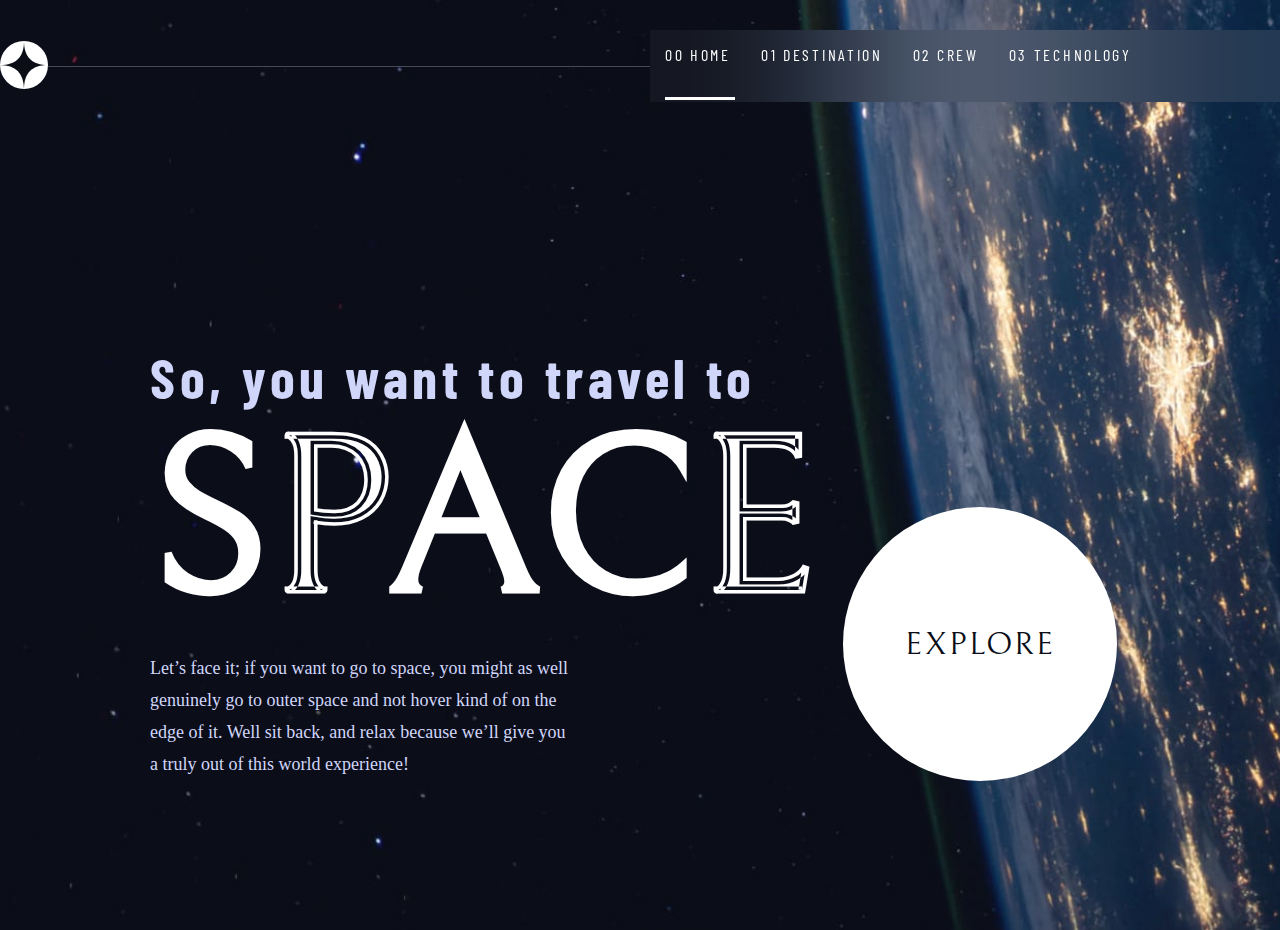
<file: starter-code/index.html>
<!DOCTYPE html>
<html lang="en">
<head>
  <meta charset="UTF-8">
  <meta name="viewport" content="width=device-width, initial-scale=1.0">

  <link rel="icon" type="image/png" sizes="32x32" href="./assets/favicon-32x32.png">
  <link rel="stylesheet" href="./style.css">
  <link rel="stylesheet" href="./tablet.css">
  <link rel="stylesheet" href="./mobile.css">
  <title>Frontend Mentor | Space tourism website</title>
</head>

<body>
  <header>
    <nav>
      <div class="logo">
        <img src="./assets/shared/logo.svg" alt="">
      </div>
      <div class="line"></div>
      <div class="navbar">
        <ul class="navlinks">
          <li class="navlink"><a href="index.html">00 Home</a><div class="dash-home"></div></li>
          <li class="navlink"><a href="destination-moon.html">01 Destination</a></li>
          <li class="navlink"><a href="crew-commander.html">02 Crew</a></li>
          <li class="navlink"><a href="technology-capsule.html">03 Technology</a></li>
        </ul>
        
      </div>
      <div class="menu-btn">
        <img src="./assets/shared/icon-hamburger.svg" alt="">
      </div>
    </nav>
  </header>

  <section class="hero">
    <div class="hero-texts">
      <div class="travel-text">
          <h1>
            So, you want to travel to
          </h1>
      </div>
      <div class="space-text">
        <h2>
          Space
        </h2>
      </div>
      <div class="space-para">
        Let’s face it; if you want to go to space, you might as well <br> genuinely go to 
        outer space and not hover kind of on the <br> edge of it. Well sit back, and relax 
        because we’ll give you <br> a truly out of this world experience!
      </div>
    </div>
    <div class="explore-tab">
      <div class="explore">
        <h3>
          Explore
        </h3>
      </div>
    </div>
    
  </section>
  <script src="./script.js"></script>
</body>
</html>
</file>
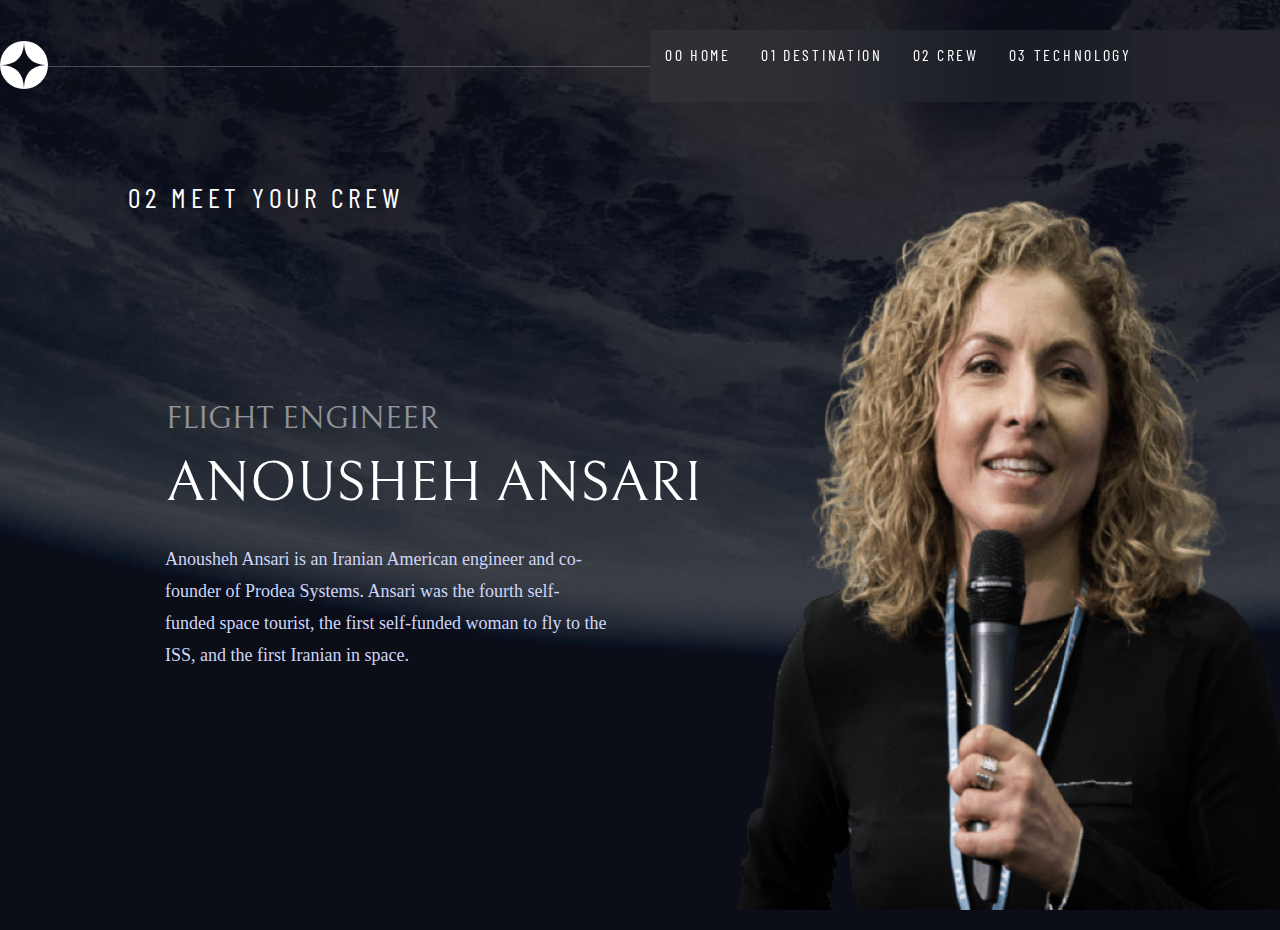
<file: starter-code/crew-engineer.html>
<!DOCTYPE html>
<html lang="en">
<head>
  <meta charset="UTF-8">
  <meta name="viewport" content="width=device-width, initial-scale=1.0">
  <link rel="stylesheet" href="./style.css">
  <link rel="icon" type="image/png" sizes="32x32" href="./assets/favicon-32x32.png">
  
  <title>Frontend Mentor | Space tourism website</title>
</head>
<body class="crew-body">
  <header>
    <nav>
      <div class="logo">
        <img src="./assets/shared/logo.svg" alt="">
      </div>
      <div class="line"></div>
      <div class="navbar">
        <ul class="navlinks">
          <li class="navlink"><a href="index.html">00 Home</a></li>
          <li class="navlink"><a href="destination-europa.html">01 Destination</a></li>
          <li class="navlink"><a href="crew-commander.html">02 Crew</a></li>
          <li class="navlink"><a href="technology-capsule.html">03 Technology</a></li>
        </ul>
      </div>
    </nav>
  </header>
  <section class="dst-select">
    <h1>02 Meet your crew</h1>
  </section>
<section>
  <div class="crew-detail">
    <h1>Flight Engineer</h1>
    <h2>Anousheh Ansari</h2>
    <p>Anousheh Ansari is an Iranian American engineer and co-founder of Prodea Systems. 
      Ansari was the fourth self-funded space tourist, the first self-funded woman to 
      fly to the ISS, and the first Iranian in space.</p>
  </div>
  <div class="crew-image">
    <img src="./assets/crew/image-anousheh-ansari.png" alt="">
  </div>
</section>
<script src="./script.js"></script>
</body>
</html>
</file>
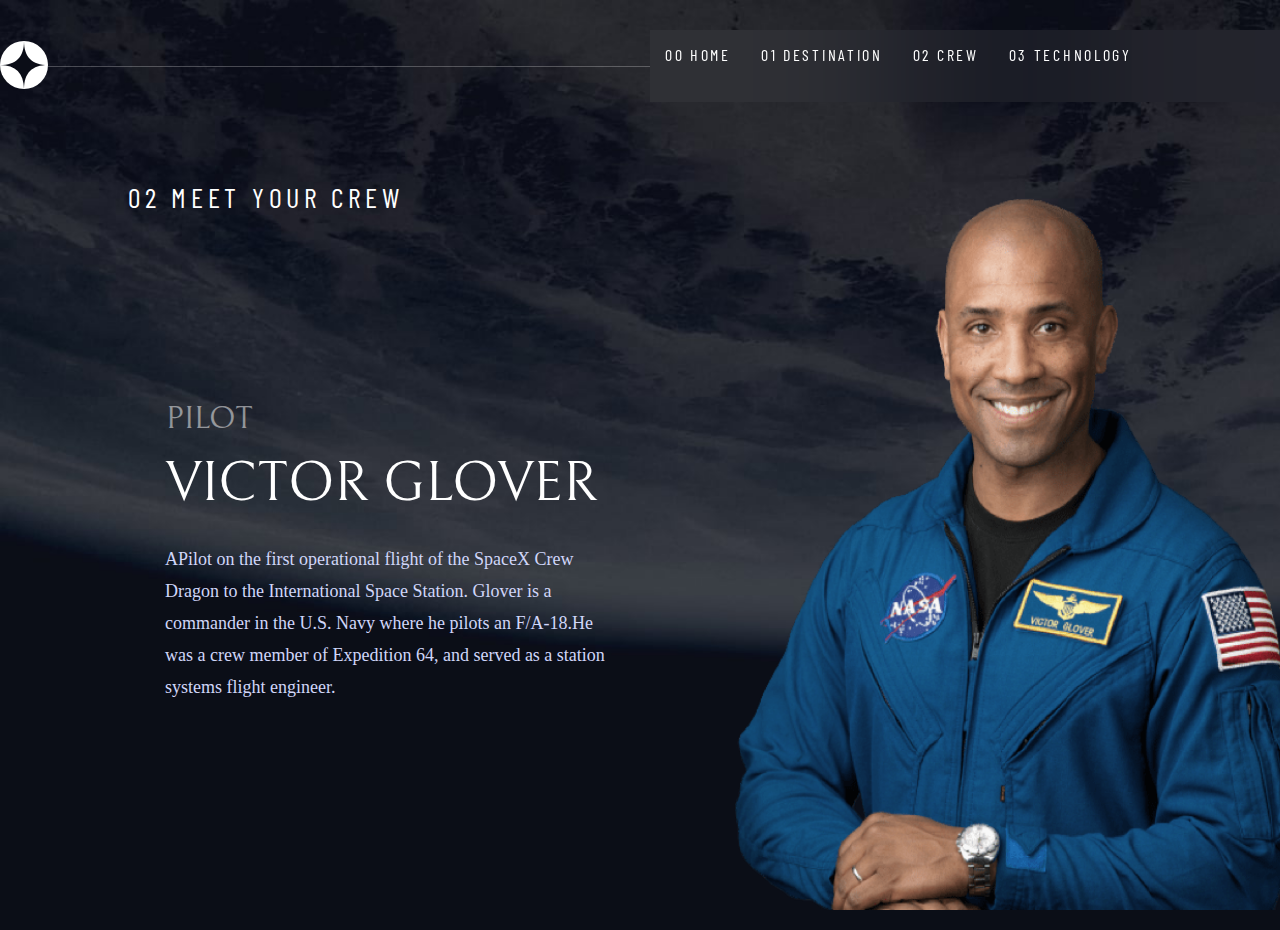
<file: starter-code/crew-pilot.html>
<!DOCTYPE html>
<html lang="en">
<head>
  <meta charset="UTF-8">
  <meta name="viewport" content="width=device-width, initial-scale=1.0">
  <link rel="stylesheet" href="./assets/crew/image-victor-glover.png">
  <link rel="icon" type="image/png" sizes="32x32" href="./assets/favicon-32x32.png">
  <link rel="stylesheet" href="./style.css">
  <title>Frontend Mentor | Space tourism website</title>
</head>
<body class="crew-body">
  <header>
    <nav>
      <div class="logo">
        <img src="./assets/shared/logo.svg" alt="">
      </div>
      <div class="line"></div>
      <div class="navbar">
        <ul class="navlinks">
          <li class="navlink"><a href="index.html">00 Home</a></li>
          <li class="navlink"><a href="destination-europa.html">01 Destination</a></li>
          <li class="navlink"><a href="crew-commander.html">02 Crew</a></li>
          <li class="navlink"><a href="technology-capsule.html">03 Technology</a></li>
        </ul>
      </div>
    </nav>
  </header>
  <section class="dst-select">
    <h1>02 Meet your crew</h1>
  </section>
<section>
  <div class="crew-detail">
    <h1>Pilot</h1>
    <h2>Victor Glover</h2>
    <p>APilot on the first operational flight of the SpaceX Crew Dragon to the 
      International Space Station. Glover is a commander in the U.S. Navy where 
      he pilots an F/A-18.He was a crew member of Expedition 64, and served as a 
      station systems flight engineer. </p>
  </div>
  <div class="crew-image">
    <img src="./assets/crew/image-victor-glover.png" alt="">
  </div>
</section>
<script src="./script.js"></script>
</body>


  

  

</html>
</file>
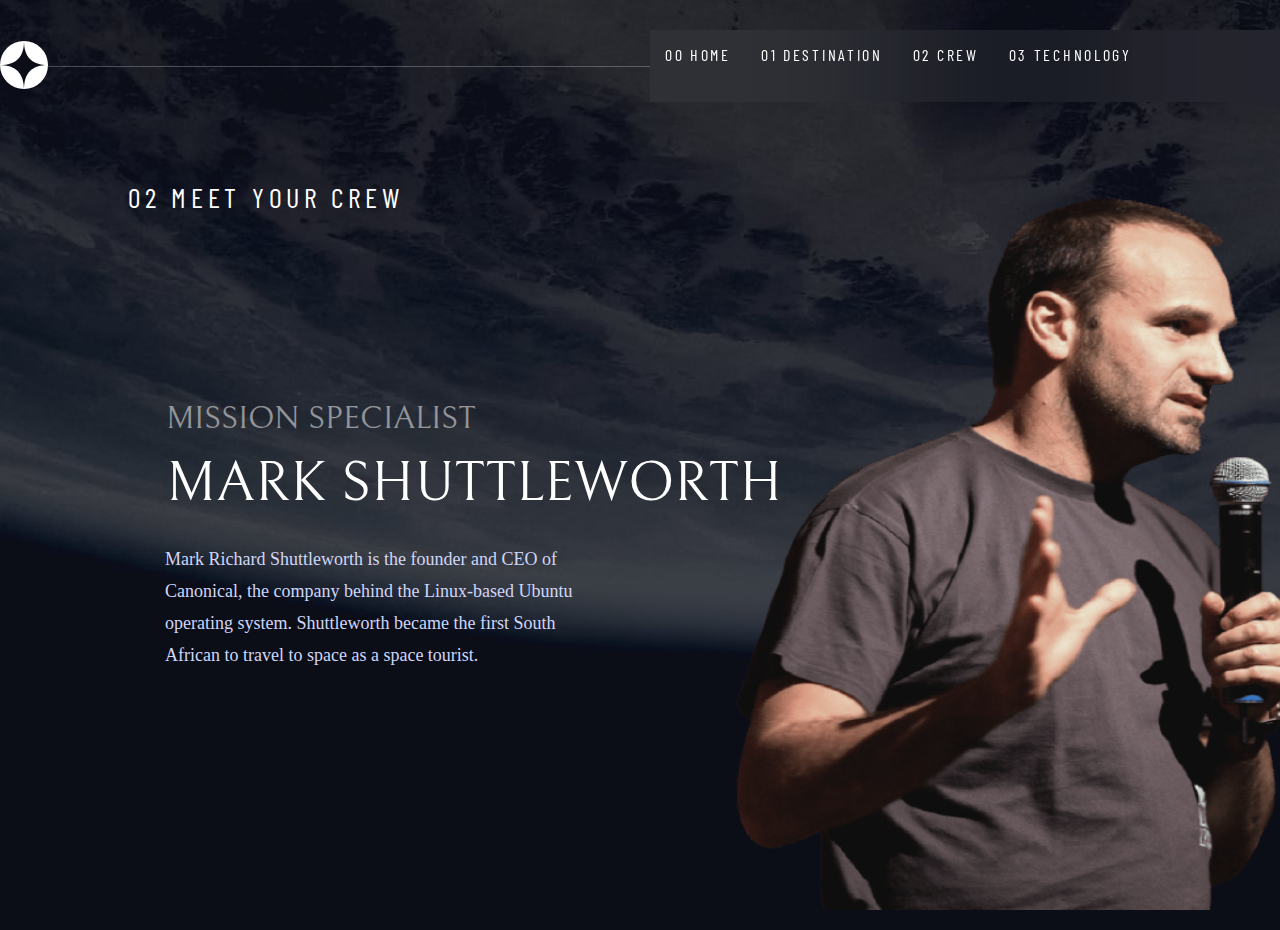
<file: starter-code/crew-specialist.html>
<!DOCTYPE html>
<html lang="en">
<head>
  <meta charset="UTF-8">
  <meta name="viewport" content="width=device-width, initial-scale=1.0">
  <link rel="stylesheet" href="./style.css">
  <link rel="icon" type="image/png" sizes="32x32" href="./assets/favicon-32x32.png">
  
  <title>Frontend Mentor | Space tourism website</title>
</head>
<body>

  <body class="crew-body">
    <header>
      <nav>
        <div class="logo">
          <img src="./assets/shared/logo.svg" alt="">
        </div>
        <div class="line"></div>
        <div class="navbar">
          <ul class="navlinks">
            <li class="navlink"><a href="index.html">00 Home</a></li>
            <li class="navlink"><a href="destination-europa.html">01 Destination</a></li>
            <li class="navlink"><a href="crew-commander.html">02 Crew</a></li>
            <li class="navlink"><a href="technology-capsule.html">03 Technology</a></li>
          </ul>
        </div>
      </nav>
    </header>
    <section class="dst-select">
      <h1>02 Meet your crew</h1>
    </section>
  <section>
    <div class="crew-detail">
      <h1>Mission Specialist</h1>
      <h2>Mark Shuttleworth</h2>
      <p> Mark Richard Shuttleworth is the founder and CEO of Canonical, the company behind 
        the Linux-based Ubuntu operating system. Shuttleworth became the first South 
        African to travel to space as a space tourist.</p>
    </div>
    <div class="crew-image">
      <img src="./assets/crew/image-mark-shuttleworth.png" alt="">
    </div>
  </section>
  <script src="./script.js"></script>
  </body>
</html>
</file>
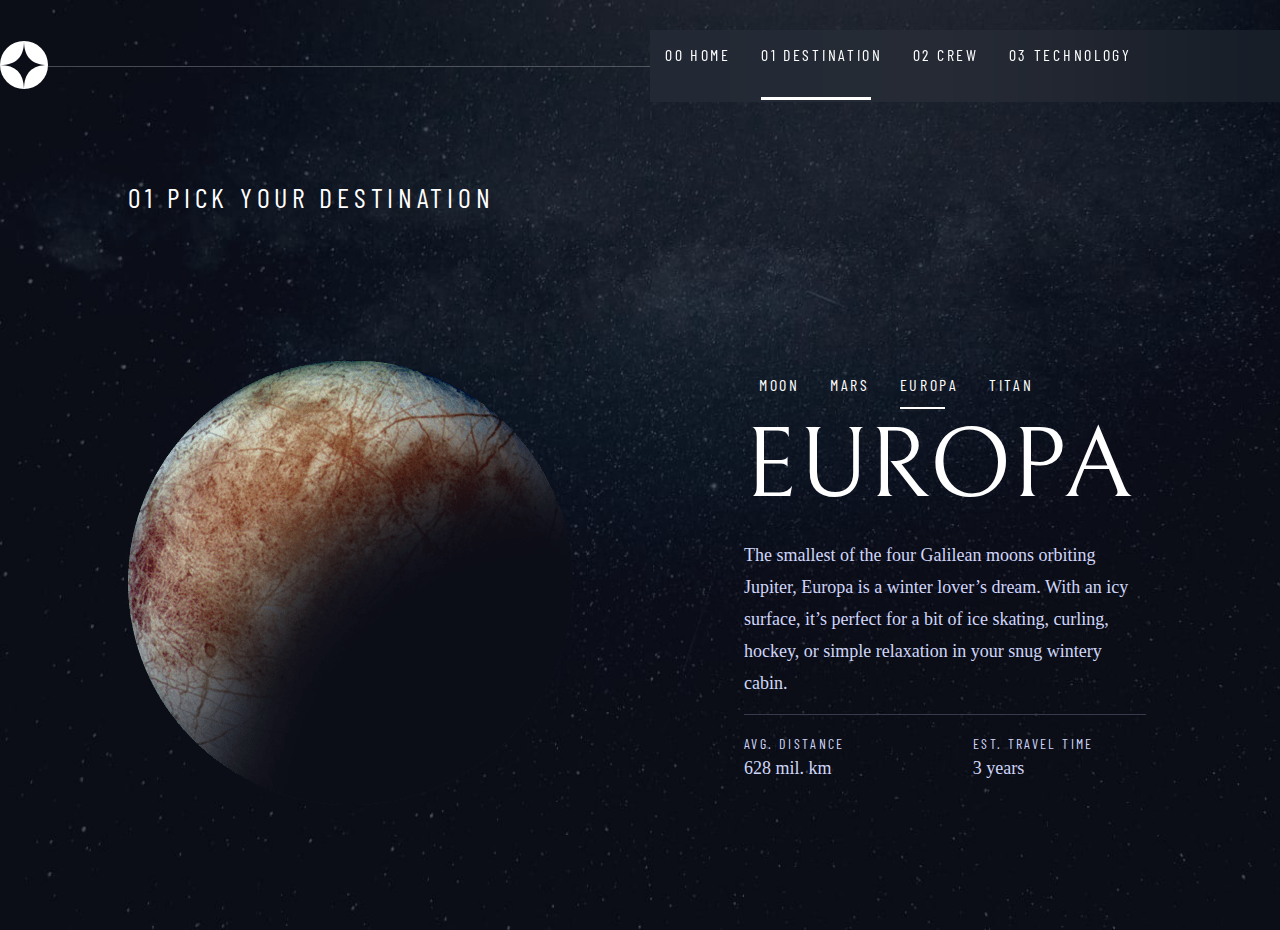
<file: starter-code/destination-europa.html>
<!DOCTYPE html>
<html lang="en">
<head>
  <meta charset="UTF-8">
  <meta name="viewport" content="width=device-width, initial-scale=1.0">

  <link rel="icon" type="image/png" sizes="32x32" href="./assets/favicon-32x32.png">
  <link rel="stylesheet" href="./style.css">
  <link rel="stylesheet" href="./tablet.css">
  <link rel="stylesheet" href="./mobile.css">
  <title>Frontend Mentor | Space tourism website</title>
</head>
<body class="destination-body">
  <header>
    <nav>
      <div class="logo">
        <img src="./assets/shared/logo.svg" alt="">
      </div>
      <div class="line"></div>
      <div class="navbar">
        <ul class="navlinks">
          <li class="navlink"><a href="index.html">00 Home</a></li>
          <li class="navlink"><a href="destination-europa.html">01 Destination</a><div class="dash"></div></li>
          <li class="navlink"><a href="crew-commander.html">02 Crew</a></li>
          <li class="navlink"><a href="technology-capsule.html">03 Technology</a></li>
        </ul>
      </div>
      <div class="menu-btn">
        <img src="./assets/shared/icon-hamburger.svg" alt="">
      </div>
    </nav>
  </header>
  <section class="dst-select">
    <h1>01 Pick your destination</h1>
  </section>

  
<section class="dst-tab">
  <div class="destination-text">
    <img src="./assets/destination/image-europa.png" alt="">
  </div>

  <div class="dst-links">
    <ul>
      <li class="dst-link"><a href="destination-moon.html">Moon</a></li>
      <li class="dst-link"><a href="destination-mars.html">Mars</a></li>
      <li class="dst-link"><a href="destination-europa.html">Europa</a><div class="dash-dst"></div></li>
      <li class="dst-link"><a href="destination-titan.html">Titan</a></li>
    </ul>

    <div class="planet-details">
      <div class="planet-name">
        Europa
      </div>
      <div class="planet-info">
        The smallest of the four Galilean moons orbiting Jupiter, Europa is a 
    winter lover’s dream. With an icy surface, it’s perfect for a bit of 
    ice skating, curling, hockey, or simple relaxation in your snug 
   wintery cabin.
      </div>
      <div class="dst-hr"></div>
      <!-- <hr class="dst-hr"> -->
      <div class="travel-details">
        <div class="avg-distance">
          <h3>Avg. Distance</h3>
          <p>628 mil. km</p>
       </div>
       <div class="travel-time">
        <h3> Est. travel time</h3>
        <p>3 years</p>
      </div>

      </div>



    </div>
  </div>
</section> 
<script src="./script.js"></script>
</body>
</html>
</file>
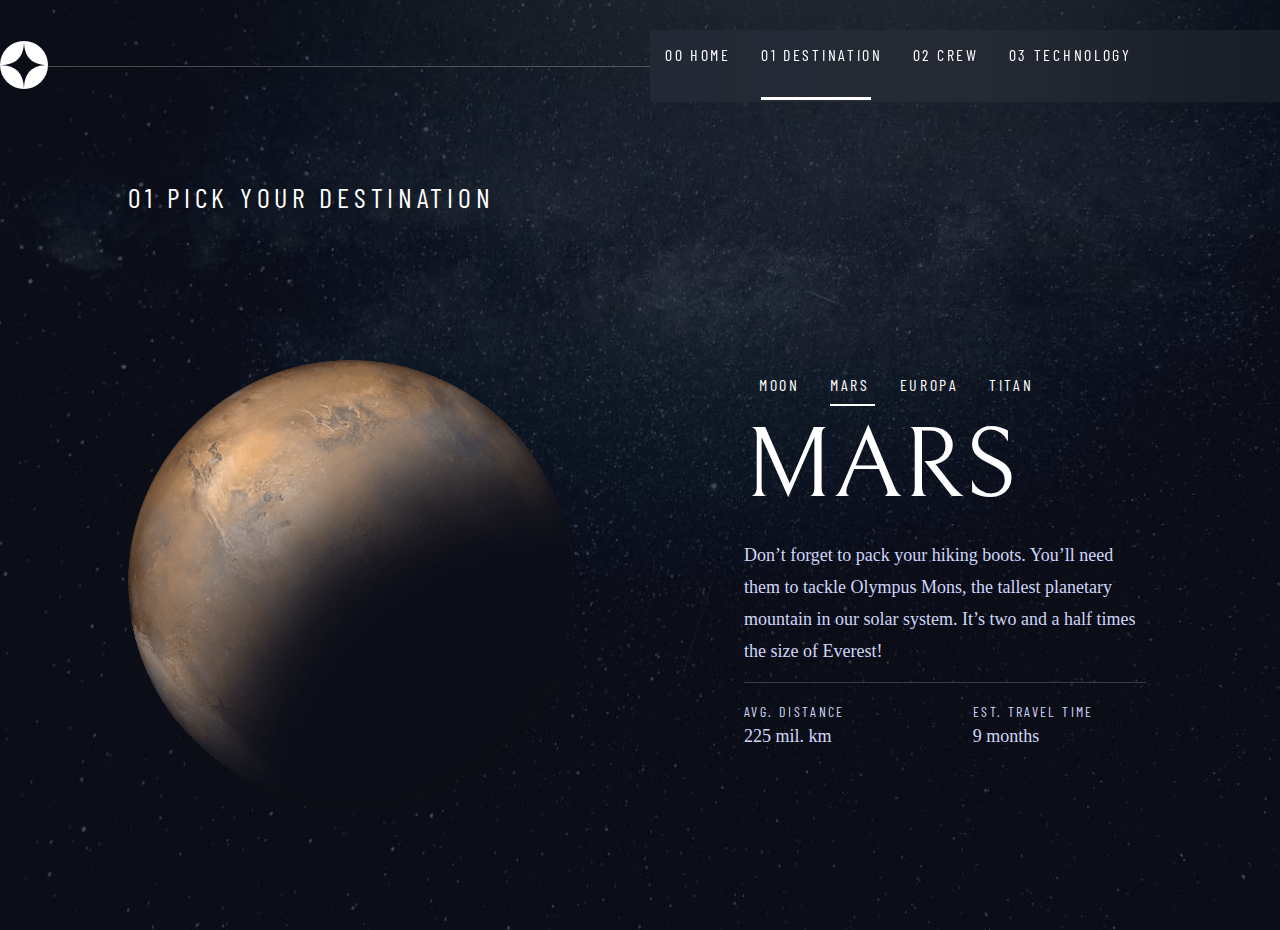
<file: starter-code/destination-mars.html>
<!DOCTYPE html>
<html lang="en">
<head>
  <meta charset="UTF-8">
  <meta name="viewport" content="width=device-width, initial-scale=1.0">
  <link rel="stylesheet" href="./style.css">
  <link rel="icon" type="image/png" sizes="32x32" href="./assets/favicon-32x32.png">
  <link rel="stylesheet" href="./tablet.css">
  <link rel="stylesheet" href="./mobile.css">
  <title>Frontend Mentor | Space tourism website</title>
</head>
<body class="mars-body">
  <header>
    <nav>
      <div class="logo">
        <img src="./assets/shared/logo.svg" alt="">
      </div>
      <div class="line"></div>
      <div class="navbar">
        <ul class="navlinks">
          <li class="navlink"><a href="index.html">00 Home</a></li>
          <li class="navlink"><a href="destination-europa.html">01 Destination</a><div class="dash"></div></li>
          <li class="navlink"><a href="crew-commander.html">02 Crew</a></li>
          <li class="navlink"><a href="technology-capsule.html">03 Technology</a></li>
        </ul>
      </div>
      <div class="menu-btn">
        <img src="./assets/shared/icon-hamburger.svg" alt="">
      </div>
    </nav>
  </header>
  <section class="dst-select">
    <h1>01 Pick your destination</h1>
  </section>

  
<section class="dst-tab">
  <div class="destination-text">
    <img src="./assets/destination/image-mars.png" alt="">
  </div>

  <div class="dst-links">
    <ul>
      <li class="dst-link"><a href="destination-moon.html">Moon</a></li>
      <li class="dst-link"><a href="destination-mars.html">Mars</a><div class="dash-dst"></div></li>
      <li class="dst-link"><a href="destination-europa.html">Europa</a></li>
      <li class="dst-link"><a href="destination-titan.html">Titan</a></li>
    </ul>

    <div class="planet-details">
      <div class="planet-name">
        Mars
      </div>
      <div class="planet-info">
        Don’t forget to pack your hiking boots. You’ll need them to tackle Olympus Mons, 
  the tallest planetary mountain in our solar system. It’s two and a half times 
  the size of Everest!
      </div>
      <div class="dst-hr"></div>
      <div class="travel-details">
        <div class="avg-distance">
          <h3>Avg. Distance</h3>
          <p>225 mil. km</p>
       </div>
       <div class="travel-time">
        <h3> Est. travel time</h3>
        <p>9 months</p>
      </div>

      </div>



    </div>
  </div>
</section> 







<script src="./script.js"></script>
</body>
</html>
</file>
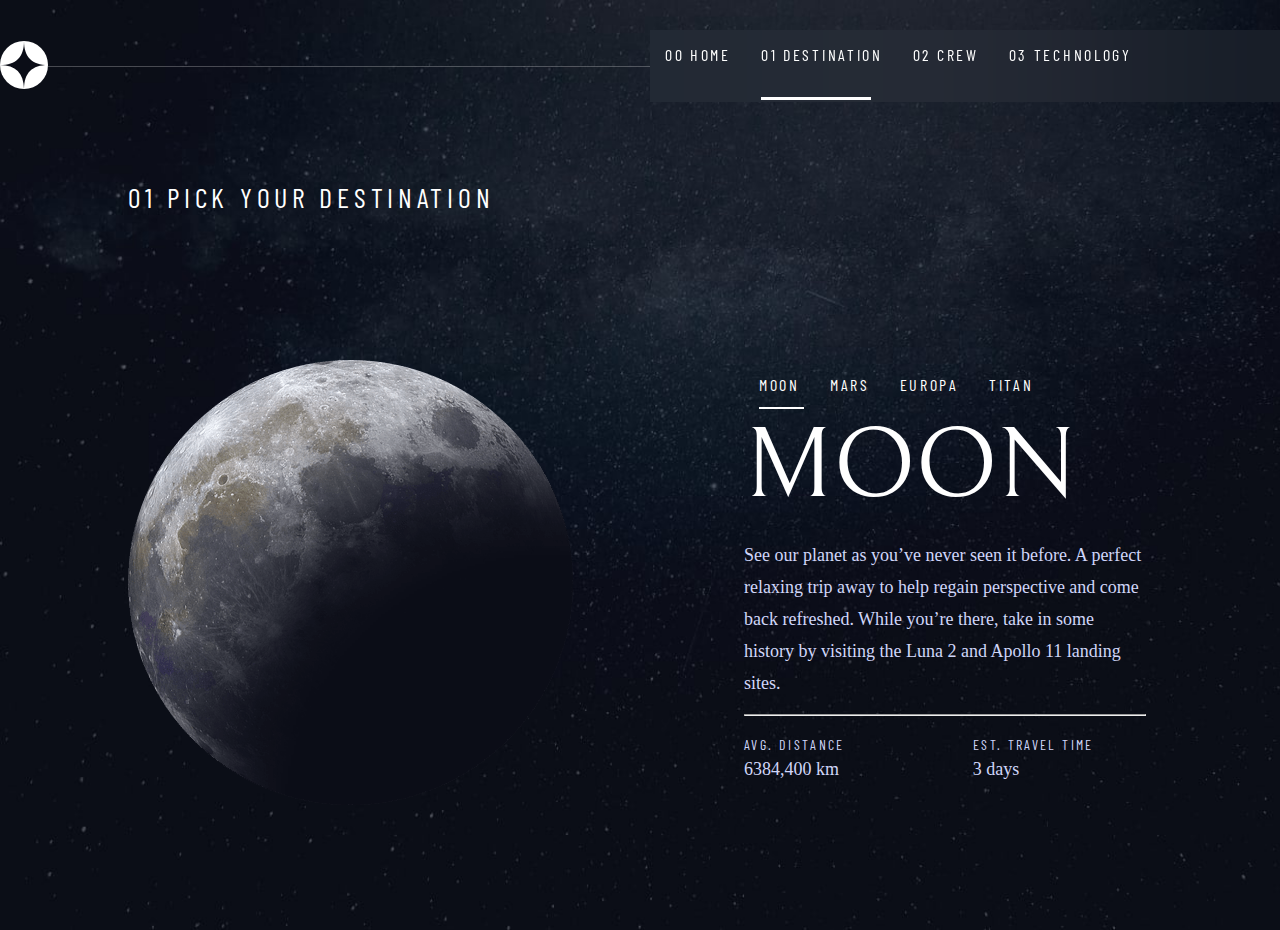
<file: starter-code/destination-moon.html>
<!DOCTYPE html>
<html lang="en">
<head>
  <meta charset="UTF-8">
  <meta name="viewport" content="width=device-width, initial-scale=1.0">
  <link rel="stylesheet" href="./style.css">
  <link rel="icon" type="image/png" sizes="32x32" href="./assets/favicon-32x32.png">
  <link rel="stylesheet" href="./tablet.css">
  <link rel="stylesheet" href="./mobile.css">
  <title>Frontend Mentor | Space tourism website</title>
</head>
<body class="destination-body">
  <header>
    <nav>
      <div class="logo">
        <img src="./assets/shared/logo.svg" alt="">
      </div>
      <div class="line"></div>
      <div class="navbar">
        <ul class="navlinks">
          <li class="navlink"><a href="index.html">00 Home</a></li>
          <li class="navlink"><a href="destination-europa.html">01 Destination</a><div class="dash"></div></li>
          <li class="navlink"><a href="crew-commander.html">02 Crew</a></li>
          <li class="navlink"><a href="technology-capsule.html">03 Technology</a></li>
        </ul>
      </div>
      <div class="menu-btn">
        <img src="./assets/shared/icon-hamburger.svg" alt="">
      </div>
    </nav>
  </header>
  <section class="dst-select">
    <h1>01 Pick your destination</h1>
  </section>

  
<section class="dst-tab">
  <div class="destination-text">
    <img src="./assets/destination/image-moon.png" alt="">
  </div>

  <div class="dst-links">
    <ul>
      <li class="dst-link"><a href="destination-moon.html">Moon</a><div class="dash-dst"></div></li>
      <li class="dst-link"><a href="destination-mars.html">Mars</a></li>
      <li class="dst-link"><a href="destination-europa.html">Europa</a></li>
      <li class="dst-link"><a href="destination-titan.html">Titan</a></li>
    </ul>

    <div class="planet-details">
      <div class="planet-name">
        Moon
      </div>
      <div class="planet-info moon">
        See our planet as you’ve never seen it before. A perfect relaxing trip away to help 
  regain perspective and come back refreshed. While you’re there, take in some history 
  by visiting the Luna 2 and Apollo 11 landing sites.
      </div>

      <hr class="dst-hr">
      <div class="travel-details">
        <div class="avg-distance">
          <h3>Avg. Distance</h3>
          <p>6384,400 km</p>
       </div>
       <div class="travel-time">
        <h3> Est. travel time</h3>
        <p>3 days</p>
      </div>

      </div>



    </div>
  </div>
  
</section> 
<script src="./script.js"></script>
</body>
</html>
</file>
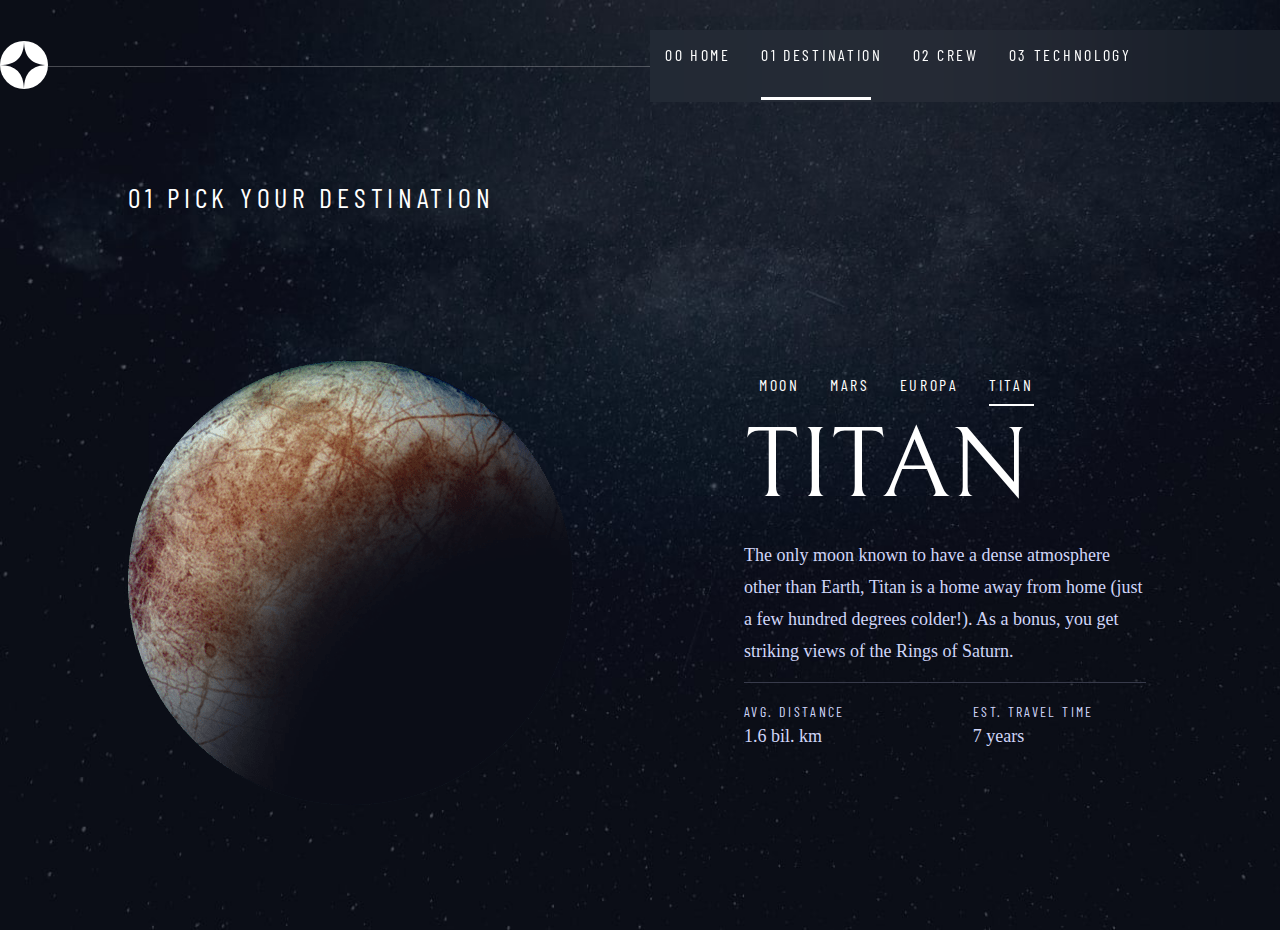
<file: starter-code/destination-titan.html>
<!DOCTYPE html>
<html lang="en">
<head>
  <meta charset="UTF-8">
  <meta name="viewport" content="width=device-width, initial-scale=1.0">
  <link rel="stylesheet" href="./style.css">
  <link rel="icon" type="image/png" sizes="32x32" href="./assets/favicon-32x32.png">
  <link rel="stylesheet" href="./tablet.css">
  <link rel="stylesheet" href="./mobile.css">
  <title>Frontend Mentor | Space tourism website</title>
</head>
<body class="destination-body">
  <header>
    <nav>
      <div class="logo">
        <img src="./assets/shared/logo.svg" alt="">
      </div>
      <div class="line"></div>
      <div class="navbar">
        <ul class="navlinks">
          <li class="navlink"><a href="index.html">00 Home</a></li>
          <li class="navlink"><a href="destination-europa.html">01 Destination</a><div class="dash"></div></li>
          <li class="navlink"><a href="crew-commander.html">02 Crew</a></li>
          <li class="navlink"><a href="technology-capsule.html">03 Technology</a></li>
        </ul>
      </div>
      <div class="menu-btn">
        <img src="./assets/shared/icon-hamburger.svg" alt="">
      </div>
    </nav>
  </header>
  <section class="dst-select">
    <h1>01 Pick your destination</h1>
  </section>

  
<section class="dst-tab">
  <div class="destination-text">
    <img src="./assets/destination/image-europa.png" alt="">
  </div>

  <div class="dst-links">
    <ul>
      <li class="dst-link"><a href="destination-moon.html">Moon</a></li>
      <li class="dst-link"><a href="destination-mars.html">Mars</a></li>
      <li class="dst-link"><a href="destination-europa.html">Europa</a></li>
      <li class="dst-link"><a href="destination-titan.html">Titan</a><div class="dash-dst"></div></li>
    </ul>

    <div class="planet-details">
      <div class="planet-name">
        Titan
      </div>
      <div class="planet-info">
        The only moon known to have a dense atmosphere other than Earth, Titan 
        is a home away from home (just a few hundred degrees colder!). As a 
        bonus, you get striking views of the Rings of Saturn.
      </div>
      <div class="dst-hr"></div>
      <div class="travel-details">
        <div class="avg-distance">
          <h3>Avg. Distance</h3>
          <p>1.6 bil. km</p>
       </div>
       <div class="travel-time">
        <h3> Est. travel time</h3>
        <p>7 years</p>
      </div>

      </div>



    </div>
  </div>
</section> 
<script src="./script.js"></script>
</body>
</html>
</file>
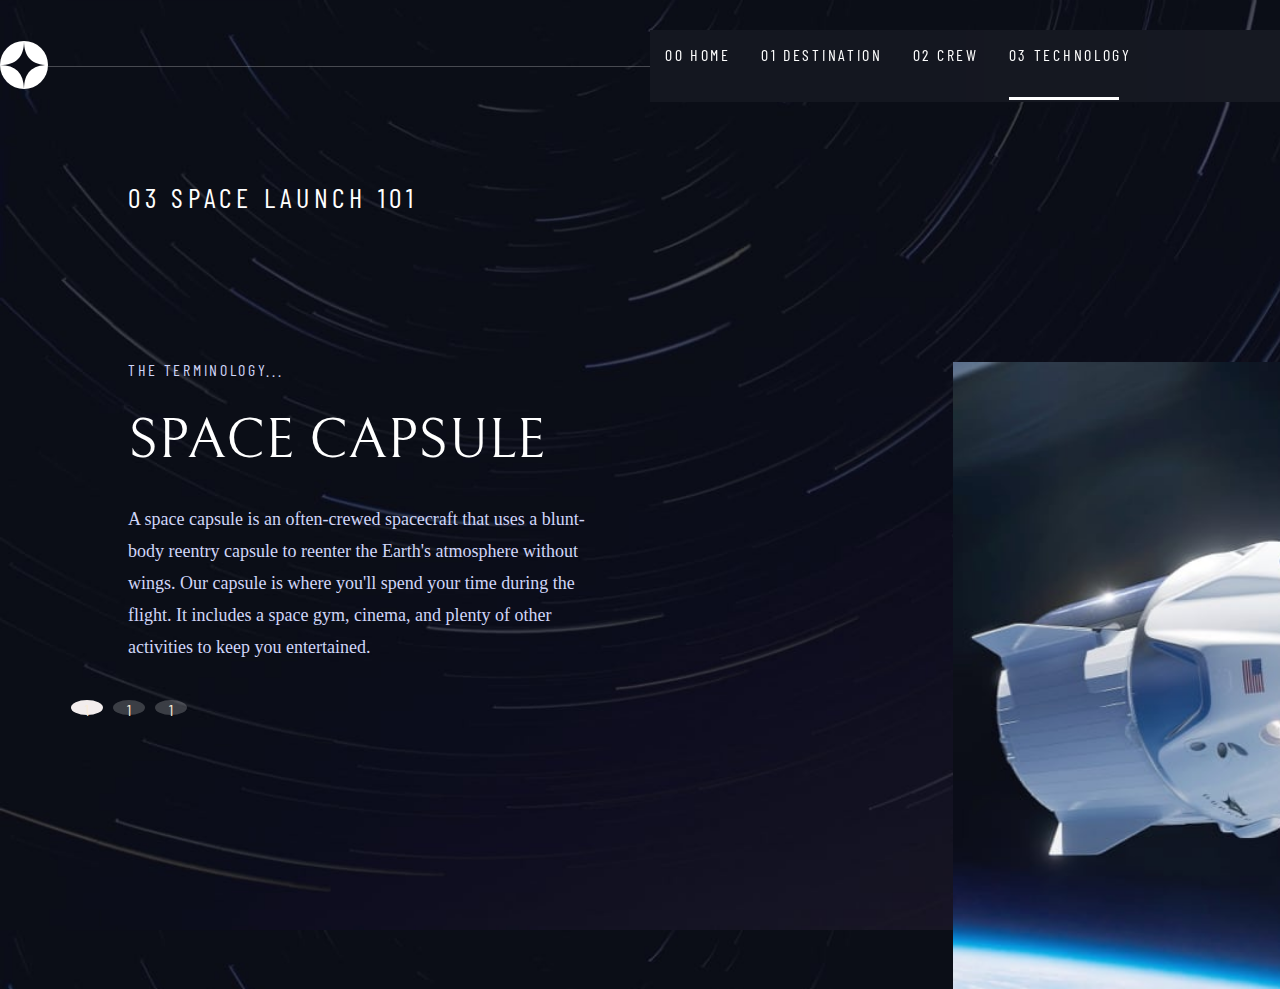
<file: starter-code/technology-capsule.html>
<!DOCTYPE html>
<html lang="en">
<head>
  <meta charset="UTF-8">
  <meta name="viewport" content="width=device-width, initial-scale=1.0">
  <link rel="stylesheet" href="./style.css">
  <link rel="stylesheet" href="./tech.css">
  <!-- <link rel="stylesheet" href="./mobile.css"> -->
  <link rel="icon" type="image/png" sizes="32x32" href="./assets/favicon-32x32.png">
  <title>Frontend Mentor | Space tourism website</title>
</head>
<body class="tech-body">
  <header>
    <nav>
      <div class="logo">
        <img src="./assets/shared/logo.svg" alt="">
      </div>
      <div class="line"></div>
      <div class="navbar">
        <ul class="navlinks">
          <li class="navlink"><a href="index.html">00 Home</a></li>
          <li class="navlink"><a href="destination-europa.html">01 Destination</a></li>
          <li class="navlink"><a href="crew-commander.html">02 Crew</a></li>
          <li class="navlink"><a href="technology-capsule.html">03 Technology</a><div class="dash"></div></li>
        </ul>
      </div>
      <div class="menu-btn">
        <img src="./assets/shared/icon-hamburger.svg" alt="">
      </div>
    </nav>
  </header>
  <section class="dst-select">
    <h1>03 Space launch 101</h1>
  </section>
  
  <div class="carousel">
    <section class="carousel__item">
      <div class="vechicle-details">
        <h3>The terminology...</h3>
        <h4>Space capsule</h4>
        <p> A space capsule is an often-crewed spacecraft that uses a blunt-body reentry 
          capsule to reenter the Earth's atmosphere without wings. Our capsule is where 
          you'll spend your time during the flight. It includes a space gym, cinema, 
          and plenty of other activities to keep you entertained.</p>
      </div>
      <div class="tech-img">
        <img src="./assets/technology/image-space-capsule-portrait.jpg" alt="">
      </div>
    </section>
  
    <section class="carousel__item">
      <div class="vechicle-details">
        <h3>The terminology...</h3>
        <h4>Launch vehicle</h4>
        <p> A launch vehicle or carrier rocket is a rocket-propelled vehicle used to carry a 
          payload from Earth's surface to space, usually to Earth orbit or beyond. Our 
          WEB-X carrier rocket is the most powerful in operation. Standing 150 metres tall, 
          it's quite an awe-inspiring sight on the launch pad!</p>
      </div>
      <div class="tech-img">
        <img src="./assets/technology/image-launch-vehicle-portrait.jpg" alt="">
      </div>
    </section>
    <section class="carousel__item">
      <div class="vechicle-details">
        <h3>The terminology...</h3>
        <h4>Spaceport</h4>
        <p> A spaceport or cosmodrome is a site for launching (or receiving) spacecraft, 
          by analogy to the seaport for ships or airport for aircraft. Based in the 
          famous Cape Canaveral, our spaceport is ideally situated to take advantage 
          of the Earth’s rotation for launch.</p>
      </div>
      <div class="tech-img">
        <img src="./assets/technology/image-spaceport-landscape.jpg" alt="">
      </div>
    </section>
  </div>


  
  

 <script src="./tech.js"></script>
</body>
</html>
</file>
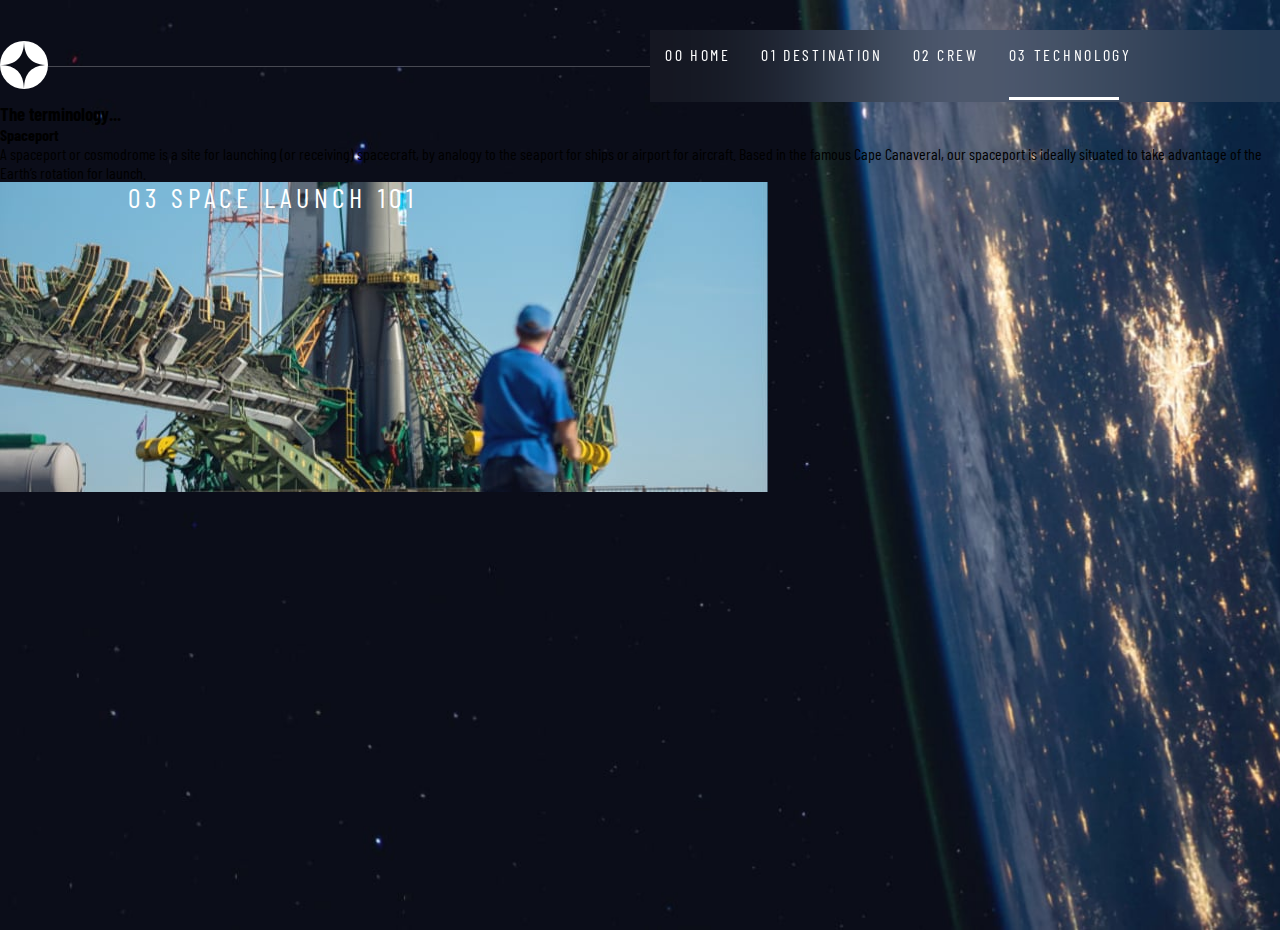
<file: starter-code/technology-spaceport.html>
<!DOCTYPE html>
<html lang="en">
<head>
  <meta charset="UTF-8">
  <meta name="viewport" content="width=device-width, initial-scale=1.0">

  <link rel="icon" type="image/png" sizes="32x32" href="./assets/favicon-32x32.png">
  <link rel="stylesheet" href="./style.css">
  <title>Frontend Mentor | Space tourism website</title>
</head>
<body>
  <body class="tech-body">
    <header>
      <nav>
        <div class="logo">
          <img src="./assets/shared/logo.svg" alt="">
        </div>
        <div class="line"></div>
        <div class="navbar">
          <ul class="navlinks">
            <li class="navlink"><a href="index.html">00 Home</a></li>
            <li class="navlink"><a href="destination-europa.html">01 Destination</a></li>
            <li class="navlink"><a href="crew-commander.html">02 Crew</a></li>
            <li class="navlink"><a href="technology-capsule.html">03 Technology</a><div class="dash"></div></li>
          </ul>
        </div>
      </nav>
    </header>
    <section class="dst-select">
      <h1>03 Space launch 101</h1>
    </section>
    <div class="carousel-tech">
      <section class="carousel__item_tech">
        <div class="vechicle-details">
          <h3>The terminology...</h3>
          <h4>Spaceport</h4>
          <p> A spaceport or cosmodrome is a site for launching (or receiving) spacecraft, 
            by analogy to the seaport for ships or airport for aircraft. Based in the 
            famous Cape Canaveral, our spaceport is ideally situated to take advantage 
            of the Earth’s rotation for launch.</p>
        </div>
        <div class="tech-img">
          <img src="./assets/technology/image-spaceport-landscape.jpg" alt="">
        </div>
      </section>
    
    </div>
  
  
    
    
  
   
  </body>
  
  

</html>
</file>
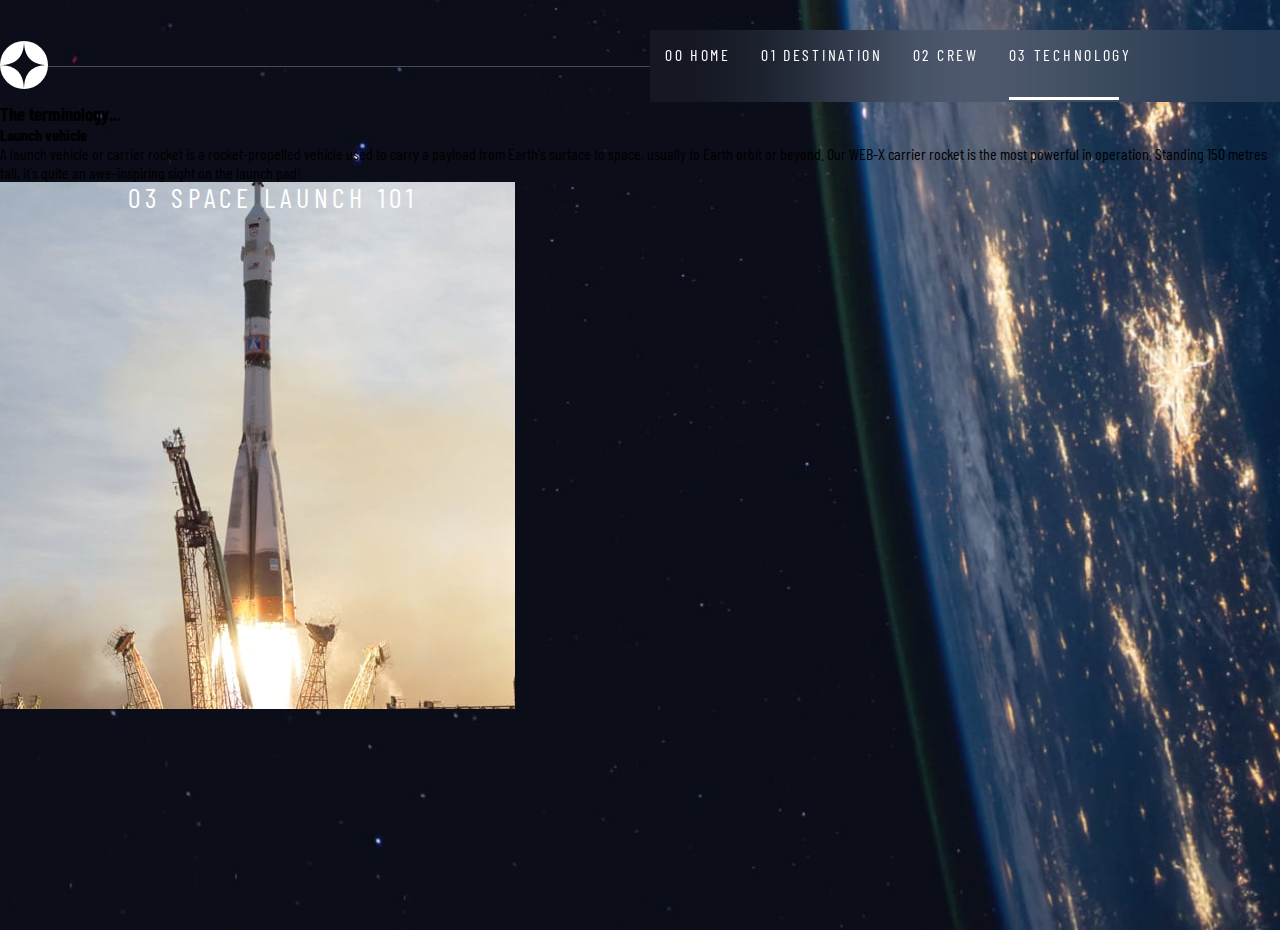
<file: starter-code/technology-vehicle.html>
<!DOCTYPE html>
<html lang="en">
<head>
  <meta charset="UTF-8">
  <meta name="viewport" content="width=device-width, initial-scale=1.0">

  <link rel="icon" type="image/png" sizes="32x32" href="./assets/favicon-32x32.png">
  <link rel="stylesheet" href="./style.css">
  <title>Frontend Mentor | Space tourism website</title>
</head>
<body class="tech-body">
  <header>
    <nav>
      <div class="logo">
        <img src="./assets/shared/logo.svg" alt="">
      </div>
      <div class="line"></div>
      <div class="navbar">
        <ul class="navlinks">
          <li class="navlink"><a href="index.html">00 Home</a></li>
          <li class="navlink"><a href="destination-europa.html">01 Destination</a></li>
          <li class="navlink"><a href="crew-commander.html">02 Crew</a></li>
          <li class="navlink"><a href="technology-capsule.html">03 Technology</a><div class="dash"></div></li>
        </ul>
      </div>
    </nav>
  </header>
  <section class="dst-select">
    <h1>03 Space launch 101</h1>
  </section>
  <div class="carousel-tech">
    <section class="carousel__item_tech">
      <div class="vechicle-details">
        <h3>The terminology...</h3>
        <h4>Launch vehicle</h4>
        <p> A launch vehicle or carrier rocket is a rocket-propelled vehicle used to carry a 
          payload from Earth's surface to space, usually to Earth orbit or beyond. Our 
          WEB-X carrier rocket is the most powerful in operation. Standing 150 metres tall, 
          it's quite an awe-inspiring sight on the launch pad!</p>
      </div>
      <div class="tech-img">
        <img src="./assets/technology/image-launch-vehicle-portrait.jpg" alt="">
      </div>
    </section>
  </div>


  
  

 
</body>

</html>
</file>
<file: starter-code/style.css>
@import url('https://fonts.googleapis.com/css2?family=Barlow+Condensed&display=swap');
@import url('https://fonts.googleapis.com/css2?family=Bellefair&display=swap');
*{
    padding: 0;
    margin: 0;
    box-sizing: border-box;
    list-style: none;
    text-decoration: none;
}
body{
    background-image: url(./assets/home/background-home-desktop.jpg);
    background-size: cover;
    font-family: 'Barlow Condensed', sans-serif;
    min-height: 100vh;
}
header{
    margin-top: 30px;
    
}
nav{
    display: flex;
    justify-content: space-between;
    margin: auto 0;
    height: 8vh;
    align-items: center;
}
.menu-btn{
    display: none;
}
.line{
    height: 1px;
    background: #FFFFFF;
    mix-blend-mode: normal;
    opacity: 0.25;
    width: 990px;
}
.navbar{
    background: rgba(255, 255, 255, 0.04);
    backdrop-filter: blur(81.5485px);
    height: 8vh;
}
.navlinks{
    display: flex;
    width: 630px;
}
.explore h3{
    font-family: Bellefair;
font-style: normal;
font-weight: normal;
font-size: 32px;
line-height: 37px;
letter-spacing: 2px;
color: #0B0D17;
text-transform: uppercase;
}
.navlink, .dst-link{
    text-transform: uppercase;
    padding: 10px;
    margin: 5px;
    font-family: Barlow Condensed;
    font-style: normal;
    font-weight: normal;
    font-size: 16px;
    line-height: 19px;
    letter-spacing: 2.7px;
    color: #FFFFFF;         
    
}
.dash{
    position: absolute;
    width: 110px;
    height: 3px;
    top: 93%;
    background-color: #FFFFFF;
}
.dash-dst{
    position: absolute;
    width: 45px;
    height: 2px;
    top: 9%;
    background-color: #FFFFFF;
}
.dash-home{
    position: absolute;
    width: 70px;
    height: 3px;
    top: 93%;
    background-color: #FFFFFF;
}
a.active{
    border-bottom: 1px solid #FFFFFF;
}
a:hover { 
    border-bottom: 1px solid #FFFFFF;  
}
.navlink a, .dst-link a{
    color: white;
}
.navlink a{
    padding-bottom: 30px;
}
.dst-link a{
    padding-bottom: 10px;
}
.hero{
     color: white;
     display: flex;
    position: absolute;
    top: 40%;
    width: 99%;
    margin: auto 0;
    justify-content: space-around;
    z-index: 1;
}
.travel-text{
    font-family: Barlow Condensed;
    font-style: normal;
    font-weight: normal;
    font-size: 28px;
    line-height: 34px;
    letter-spacing: 4.725px;
    color: #D0D6F9;
}
.space-text{
    font-size: 150px;
    text-transform: uppercase;
    font-family: 'Bellefair', serif;
}
.space-para{
    font-family: Barlow;
    font-style: normal;
    font-weight: normal;
    font-size: 18px;
    line-height: 32px;
    width: 444px;
    color: #D0D6F9;
}
.explore{
    width: 274px;
    height: 274px;
    background-color: #FFFFFF;
    color: black;
    text-align: center;
    display: flex;
    justify-content: center;
    align-items: center;
    border-radius: 50%;
    position: absolute;
    top: 35%;
    right: 10%;
}
.explore-tab{
    position: relative;
}

/* Destination Page Styling */

.destination-body{
    background-image: url(./assets/destination/background-destination-desktop.jpg);
    background-size: cover;
}
.dst-links{
    color: #FFFFFF;
    margin-left: 80px;
    flex: 1;
}
.dst-tab{
    display: flex;
    position: absolute;
    top: 40%;
    left: 10%;
    margin: auto;
    width: 90%;
}
.dst{
    display: flex;
    position: absolute;
    top: 40%;
    left: 10%;
}

.destination{
    display: flex;
    flex-direction: row;
    width: 450px;
    
}
.dst-select{
    width: 882px;
    height: 34px;
    position: absolute;
    top: 20%;
    left: 10%;
}
.dst-hr{
    width: 75%;
    height: 1px;
    margin-top: 10px;
    margin-bottom: 20px;
    background: #383B4B;
}
.dst-select h1{
    font-family: Barlow Condensed;
    font-style: normal;
    font-weight: normal;
    font-size: 28px;
    line-height: 34px;
    letter-spacing: 4.725px;
    text-transform: uppercase;
    color: #FFFFFF;
}
.destination-text{
    color: #FFFFFF;
    flex: 1;
}
.destination-text img{
    width: 445px;
    height: 445px;
}
.dst-links ul{
    display: flex;
}
.planet-name{
    font-family: Bellefair;
    font-style: normal;
    font-weight: normal;
    font-size: 100px;
    line-height: 115px;
    color: #FFFFFF;
    text-transform: uppercase;
}
.planet-info{
    font-family: Barlow;
    font-style: normal;
    font-weight: normal;
    font-size: 18px;
    line-height: 32px;
    color: #D0D6F9;
    width: 75%;
    margin-top: 15px;
    margin-bottom: 15px;
}
.travel-details{
    display: flex;
    justify-content: space-between;
    width: 80%;
    transition: all ease 0.3s;
}
.travel-details h3{
    height: 17px;
    font-family: Barlow Condensed;
    font-style: normal;
    font-weight: normal;
    font-size: 14px;
    line-height: 17px;
    /* identical to box height */
    
    letter-spacing: 2.3625px;
    text-transform: uppercase;
    
    color: #D0D6F9;
    
}
.travel-details p{
    width: 200px;
    height: 128px;
    font-family: Barlow;
    font-style: normal;
    font-weight: normal;
    font-size: 18px;
    line-height: 32px;
/* or 178% */


    color: #D0D6F9;

}

/* Mars Body Styling */
.mars-body{
    background-image: url(./assets/destination/background-destination-desktop.jpg);
}

/* Crew Section Styling */
.crew-body{
    background-image: url(./assets/crew/background-crew-desktop.jpg);
    background-size: cover;
}
.crew-detail h1{
    position: absolute;
    width: 314px;
    height: 37px;
    left: 165.5px;
    top: 400px;
    font-family: Bellefair;
    font-style: normal;
    font-weight: normal;
    font-size: 32px;
    line-height: 37px;
    /* identical to box height */
    
    text-transform: uppercase;
    
    color: #FFFFFF;
    
    mix-blend-mode: normal;
    opacity: 0.5;
}
.crew-detail h2{
    position: absolute;
    width: 688px;
    height: 64px;
    left: 165.5px;
    top: 452px;
    font-family: Bellefair;
    font-style: normal;
    font-weight: normal;
    font-size: 56px;
    line-height: 64px;
    text-transform: uppercase;
    color: #FFFFFF;
}
.crew-detail p{
    position: absolute;
    width: 444px;
    height: 128px;
    left: 165px;
    top: 543px;
    font-family: Barlow;
    font-style: normal;
    font-weight: normal;
    font-size: 18px;
    line-height: 32px;
/* or 178% */


    color: #D0D6F9;
}
.carousel{
    position: relative;
}
.crew-image img{
    position: absolute;
    width: 568.07px;
    height: 712px;
    left: 734.93px;
    top: 198px
}
/* Carousel styling */
.carousel__item{
    display: none;
    transition: all 0.3s ease-in;
}
.carousel__item--selected {
    display: block;
    transition: all 0.3s ease-in;
  }
  .carousel__nav {
    width: 80%;
    padding: 20px 0;
    position: absolute;
    right: 590px;
    top: 720px;
    text-align: center;
    transition: all 0.3s ease-in;
  }
  .carousel__button {
    width: 32px;
    height: 15px;
    display: inline-block;
    background: rgba(255, 255, 255, 0.2);
    border-radius: 50%;
    margin: 0 5px;
    cursor: pointer;
    transition: all 0.3s ease-in;
  }
  .carousel__button--selected {
    background: #f3eded;
  }
  

  /* Technology Section Stylng */
</file>
<file: starter-code/tablet.css>
@media screen and (max-width: 1200px){
    body{
        background-image: url(./assets/home/background-home-tablet.jpg);
        height: 120vh;
    }
    .hero{
        display: flex;
        flex-direction: column;
        text-align: center;
        top: 20%;
    }
    .hero-texts{
        display: flex;
        flex-direction: column;
        justify-content: center;
        align-items: center;
    }
    .explore{
        left: 250px;
        top: 150px;

    }
    .explore h3{
        font-family: Bellefair;
        font-style: normal;
        font-weight: normal;
        font-size: 32px;
        line-height: 37px;
        letter-spacing: 2px;
        color: #0B0D17;
        text-transform: uppercase;
    }
    
    .space-text{
        font-size: 150px;
    }
    /* Destination Tablet Styling */
    .destination-body{
        background-image: url(./assets/destination/background-destination-tablet.jpg);
        background-size: cover;
        height: 100vh;
    }
    .dst-tab{
        display: flex;
        flex-direction: column;
        align-items: center;
        justify-content: center;
        top: 30%;
        left: 0%;
    }
    .dst-links{
        display: flex;
        flex-direction: column;
        align-items: center;
    }
    .planet-details{
        display: flex;
        flex-direction: column;
        align-items: center;
    }
    .dash-dst{
        top: 49%;
    }
    .destination-text img{
        width: 300px;
        height: 300px;      
    }
    .planet-name{
        font-size: 80px;
        line-height: 80px;
    }
    .dst-select{
        width: 400px;
    }
    .planet-info{
        font-family: Barlow;
    font-style: normal;
    font-weight: normal;
    font-size: 16px;
    line-height: 28px;
    text-align: center;
    color: #D0D6F9;
    margin-top: 0px;
    }
    .carousel__item--selected {
        display: block;
        display: flex;
        flex-direction: column;
        align-items: center;
        margin-top: 150px;
        text-align: center;
    }
    .crew-image img{
        width: 333.09px;
        height: 332px;
        background: url(Image.png);
        position: initial;
    }
    .crew-detail h1, .crew-detail h2, .crew-detail p{
        position: initial;
    }
    .crew-detail h1{
        font-family: Bellefair;
        font-style: normal;
        font-weight: normal;
        font-size: 20px;
        line-height: 20px;
        /* identical to box height */
        
        text-align: center;
        text-transform: uppercase;
        
        color: #FFFFFF;
        width: auto;
    }
    .crew-detail h2{
    font-family: Bellefair;
    font-style: normal;
    font-weight: normal;
    font-size: 30px;
    line-height: 36px;
    text-align: center;
    text-transform: uppercase;
    width: auto;
    color: #FFFFFF;
    }
    .crew-detail{
        margin-bottom: 40px;
    }
    .crew-detail p{
    font-family: Barlow;
    font-style: normal;
    font-weight: normal;
    font-size: 16px;
    line-height: 24px;
    text-align: center;
    color: #D0D6F9;
    /* width: auto; */
    }
    .carousel__nav{
        width: 50%;
        top: 200px;
        right: 180px;
    }
    .carousel__button{
        width: 10px;
    }
    .menu-btn{
        z-index: 9999;
        cursor: pointer;
    }
    /* Technology Tablet Styling */
   

}
</file>
<file: starter-code/mobile.css>
@media  screen and (max-width: 768px) {
    nav{
        /* width: 420px; */
    }
    .navbar{
        backdrop-filter: none;
    }
   .navlinks{
       position: absolute;
       right: -320px;
       /* top: 50%; */
       display: flex;
       flex-direction: column;
        height: 100vh;
        color: #fff;
       z-index: 999;
        background: rgba(255, 255, 255, 0.03);
        backdrop-filter: blur(81.5485px);
        padding-top: 100px;
        left: -1000%;
       width: 300px;
   }
   .navlinks.active{
        left: 100px;
        
   }
   .navlink{
     /* display: flex; */
      
   }
   .menu-btn{
    display: block;
    }
    .travel-text h1{
    font-family: Barlow Condensed;
    font-style: normal;
    font-weight: normal;
    font-size: 16px;
    line-height: 19px;
    text-align: center;
    letter-spacing: 2.7px;
    color: #D0D6F9;
    }
    .space-text h2{
        font-family: Bellefair;
        font-style: normal;
        font-weight: normal;
        font-size: 80px;
        line-height: 100px;
        text-align: center;
        color: #FFFFFF;

    }
    .space-para{
    font-family: Barlow;
    font-style: normal;
    font-weight: normal;
    font-size: 12px;
    line-height: 25px;
    text-align: center;
    color: #D0D6F9;
    }
    .explore{
        width: 150px;
        height: 150px;
        left: 90px;
        top: 90px;
    }
    .explore h3{
    font-size: 20px;
    line-height: 23px;
    text-align: center;
    letter-spacing: 1.25px;
    color: #0B0D17;
    }
    /* DESTINATION TAB STYLING */
    .dash-dst{
        top: 35%;
    }
    .dst-select h1{
    font-size: 16px;
    line-height: 19px;
    letter-spacing: 2.7px;
    text-transform: uppercase;
    color: #FFFFFF;
    /* text-align: center; */
    }
    .destination-text img{
        width: 170px;
        height: 170px;
    }
    .dst-links{
        margin-left: 50px;
    }
    .dst-link{
    font-family: Barlow Condensed;
    font-style: normal;
    font-weight: normal;
    font-size: 14px;
    line-height: 17px;
    /* identical to box height */
    letter-spacing: 2.3625px;
    color: #FFFFFF;
    }
    .planet-name{
        font-family: Bellefair;
    font-style: normal;
    font-weight: normal;
    font-size: 56px;
    line-height: 64px;
    text-align: center;
    color: #FFFFFF;
    }
    .planet-info{
        font-family: Barlow;
        font-style: normal;
    font-weight: normal;
    font-size: 15px;
    line-height: 25px;
    height: 125px;
/* or 167% */

    text-align: center;
    color: #D0D6F9;
    }
    .travel-details{
        flex-direction: column;
        justify-content: center;
        align-items: center;
    }
    .travel-details h3{
    font-family: Barlow Condensed;
    font-style: normal;
    font-weight: normal;
    font-size: 14px;
    line-height: 17px;
    text-align: center;
    letter-spacing: 2.3625px;
    text-transform: uppercase;
    color: #D0D6F9
    }
    .travel-details p{
    font-family: Bellefair;
    font-style: normal;
    font-weight: normal;
    font-size: 28px;
    line-height: 32px;
    text-align: center;
    text-transform: uppercase;
    color: #FFFFFF;
    height: 52px;
    }
    .travel-time h3{
        font-family: Barlow Condensed;
        font-style: normal;
        font-weight: normal;
        font-size: 14px;
        line-height: 17px;
        text-align: center;
        letter-spacing: 2.3625px;
        text-transform: uppercase; 
        color: #D0D6F9; 
        height: 17px;
    }
    .travel-time p{
        font-family: Bellefair;
        font-style: normal;
        font-weight: normal;
        font-size: 28px;
        line-height: 32px;
        text-align: center;
        text-transform: uppercase;
        height: 32px;
        color: #FFFFFF; 
    }
    .dst-hr{
        margin-top: 30px;
    }
    .moon{
        height: 150px;
    }
    /* Crew Page styling */
    .carousel__item{
        flex-direction: column-reverse;
        margin-top: 100px;
    }
    .crew-image img{
        width: 327px;
        height: 223px;
       
    }
    .crew-detail h1{
        font-family: Bellefair;
        font-style: normal;
        font-weight: normal;
        font-size: 16px;
        line-height: 18px;
        text-align: center;
        text-transform: uppercase;
        margin-top: 30px;
        color: #FFFFFF;
        mix-blend-mode: normal;
        opacity: 0.5;
        margin-top: 50px;
        
    }
    .crew-detail h2{
        font-family: Bellefair;
        font-style: normal;
        font-weight: normal;
        font-size: 24px;
        line-height: 28px;
        text-align: center;
        text-transform: uppercase;
        color: #FFFFFF;
        
    }
    .crew-detail p{
        font-family: Barlow;
        font-style: normal;
        font-weight: normal;
        font-size: 15px;
        height: 100px;
        line-height: 25px;
        text-align: center;
        color: #D0D6F9;
        width: 350px;

    }
    .carousel__nav{
        width: 50%;
        top: 220px;
        right: 110px;
    }
    /* Technology Page Styling */
    

}
</file>
<file: starter-code/tech.css>
.tech-body{
    background-image: url(./assets/technology/background-technology-desktop.jpg);
    background-size: cover;
  }
  
.carousel{
    display: flex;
    position: absolute;
    color: antiquewhite;
    top: 40%;
    left: 10%;
    width: 90%;
    margin: auto;
    
}
.tech-img, .vechicle-details{
    flex: 1;
}
.tech-img img{
    position: absolute;
    width: 615px;
    height: 627px;
    left: 825px;
    top: 2px
}
.vechicle-details{
    flex: 1;
    display: flex;
    flex-direction: column;
    gap: 30px;
}
.vechicle-details h3{
    height: 19px;
    text-transform: uppercase;
    font-family: Barlow Condensed;
    font-style: normal;
    font-weight: normal;
    font-size: 16px;
    line-height: 19px;
    letter-spacing: 2.7px;
    
    color: #D0D6F9;
  }
  .vechicle-details h4{
    height: 64px;
    text-transform: uppercase;
    font-family: Bellefair; 
    font-style: normal;
    font-weight: normal;
    font-size: 56px;
    line-height: 64px;

    color: #FFFFFF;

  }
  .vechicle-details p{
    height: 192px;
    font-family: Barlow;
    font-style: normal;
    font-weight: normal;
    font-size: 18px;
    line-height: 32px;
    width: 40%;
    /* or 178% */
    color: #D0D6F9;
    
  }
  .carousel__item{
      display: flex;
      display: none;
  }

  /* Technology Carousel Styling */
  .carousel__item--selected {
    display: block;
  }
  .carousel__nav{
    width: 80%;
    padding: 20px 0;
    position: absolute;
    right: 690px;
    top: 320px;
    text-align: center;
  }
  .carousel__button{
    width: 32px;
    height: 15px;
    display: inline-block;
    background: rgba(255, 255, 255, 0.2);
    border-radius: 50%;
    margin: 0 5px;
    cursor: pointer;
  }
  .carousel__button--selected {
    background: #f3eded;
  }
  /* Technology Responsive Styling */
  @media screen and (max-width: 1200px){
    body{
      background-image: url(./assets/technology/background-technology-tablet.jpg);
      background-size: cover;
    }
    .tech-img img{
      position: initial;
      width: 668px;
      height: 310px
  }
  
  .carousel__item--selected{
    display: flex;
    flex-direction: column-reverse;
    text-align: center;
  }
  .carousel__nav{
    width: 210px;
    height: 60px;
    right: 300px; 
  }
  .carousel__button{
    width: 60px;
    height: 60px;
    
  }
  .vechicle-details{
    gap: 10px;
  }
  .vechicle-details h3{
    font-family: Barlow Condensed;
    font-style: normal;
    font-weight: normal;
    font-size: 16px;
    line-height: 19px;
    letter-spacing: 2.7px;
    color: #D0D6F9;
    margin-top: 90px;
  }
  .vechicle-details h4{
    font-family: Bellefair;
    font-style: normal;
    font-weight: normal;
    font-size: 40px;
    line-height: 46px;
    text-align: center;
    text-transform: uppercase;
    color: #FFFFFF;
  }
  .vechicle-details p{
    font-family: Barlow;
    font-style: normal;
    font-weight: normal;
    font-size: 16px;
    line-height: 28px;
    text-align: center;
    color: #D0D6F9;
    height: 16px;
    width: 60%;
    margin-left: 150px;
  }
  .carousel{
    top: 30%;
  }

  }
  @media  screen and (max-width: 768px){
    nav{
      /* width: 420px; */
    }
  .navbar{
      backdrop-filter: none;
  }
 .navlinks{
     position: absolute;
     right: -320px;
     /* top: 50%; */
     display: flex;
     flex-direction: column;
      height: 100vh;
      color: #fff;
     z-index: 999;
      
      backdrop-filter: blur(81.5485px);
      padding-top: 100px;
      left: -1000%;
     width: 300px;
     transition: all ease 0.3s;
 }
 .navlinks.active{
      left: 100px;
      
 }
  .menu-btn{
        display: block;
        z-index: 9999;
        cursor: pointer;
    }
    .tech-img img{
      width: 375px;
      height: 170px;
     }
     .dst-select h1{
       font-family: Barlow Condensed;
      font-style: normal;
      font-weight: normal;
      font-size: 16px;
      height: 17px;
      line-height: 19px;
      letter-spacing: 2.7px;
      text-transform: uppercase;
      
      color: #FFFFFF;
      }
  .carousel__nav{
    width: 210px;
    height: 60px;
    right: 40px;
    top: 170px;
  }
  .vechicle-details h4{
    font-family: Bellefair;
    font-style: normal;
    font-weight: normal;
    font-size: 24px;
    line-height: 28px;
    text-align: center;
    text-transform: uppercase;
    color: #FFFFFF;
  }
  .vechicle-details h3{
    font-family: Barlow Condensed;
    font-style: normal;
    font-weight: normal;
    font-size: 14px;
    line-height: 17px;
    /* identical to box height */
    
    text-align: center;
    letter-spacing: 2.3625px;
    
    color: #D0D6F9

  }
  .vechicle-details p{
    font-family: Barlow;
    font-style: normal;
    font-weight: normal;
    font-size: 15px;
    line-height: 25px;
    /* or 167% */
    
    text-align: center;
    
    color: #D0D6F9;
    height: 175px;
    width: 350px;
    margin-left: 0;
  }
}
</file>
